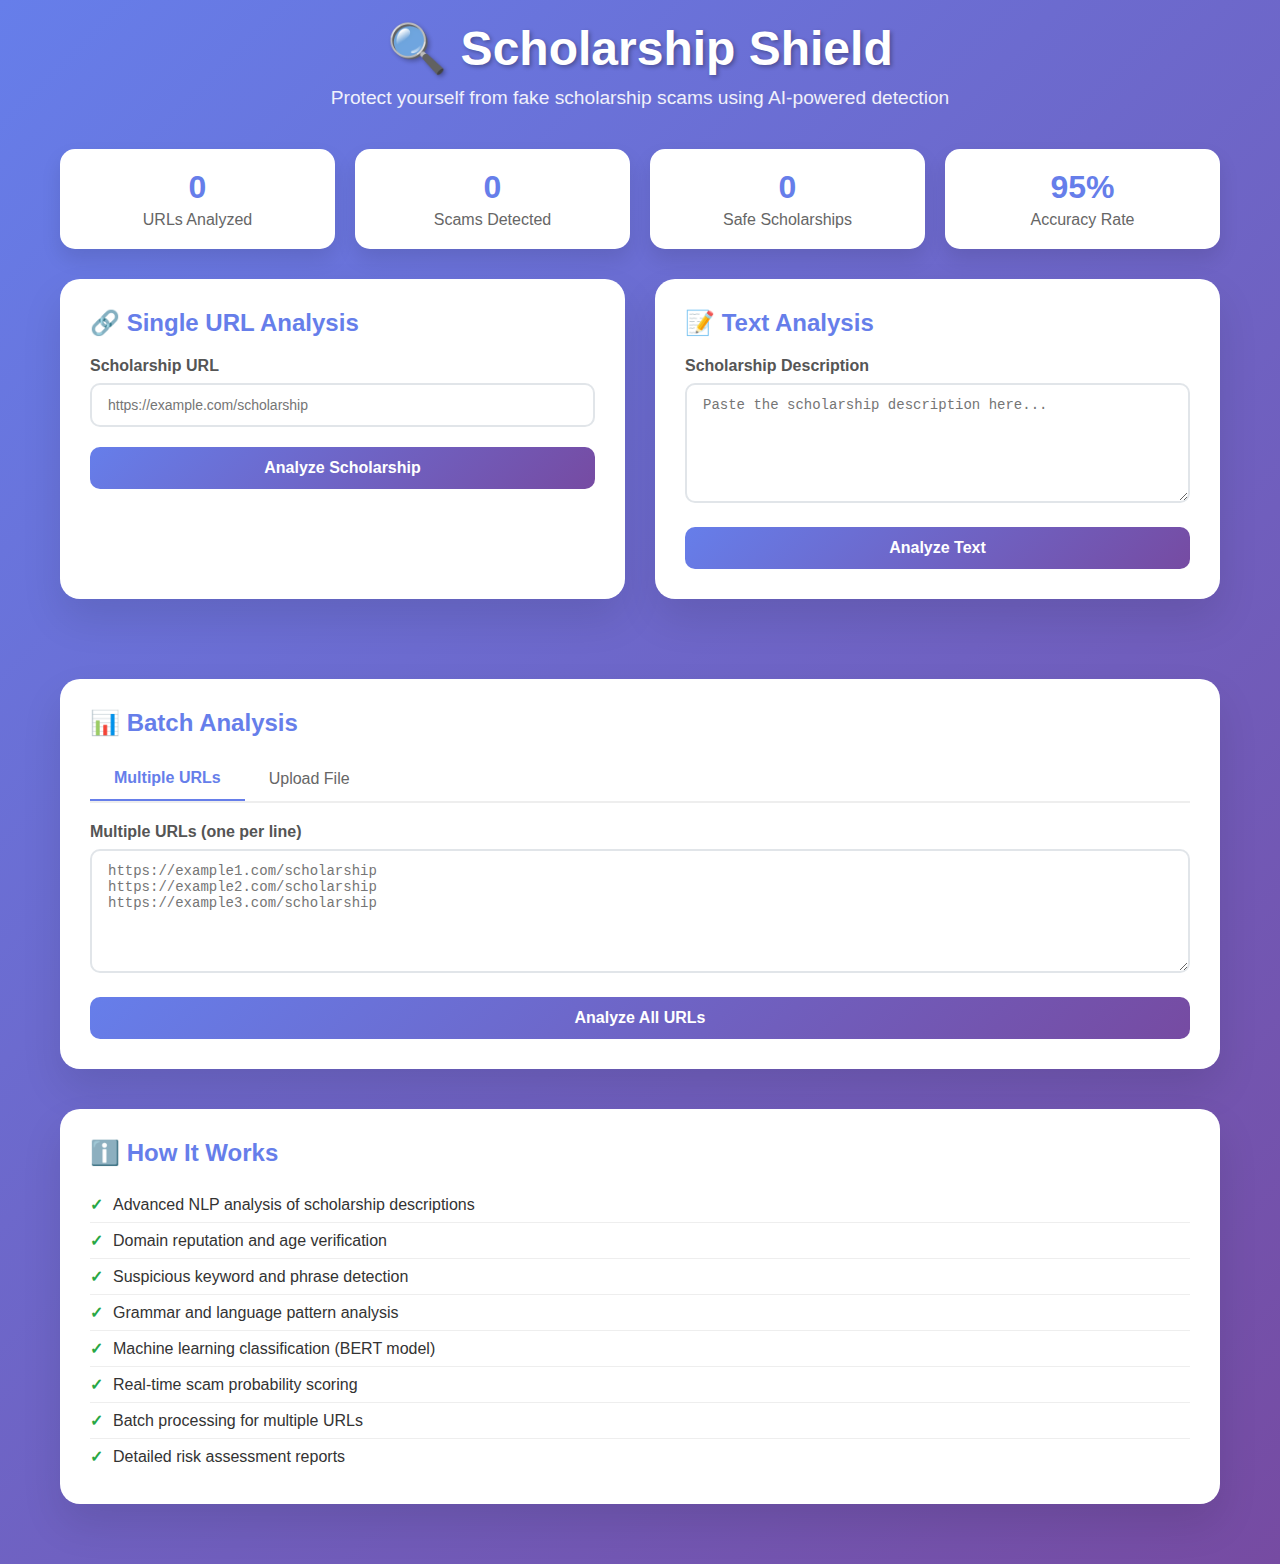
<file: index.html>
<!DOCTYPE html>
<html lang="en">
<head>
    <meta charset="UTF-8">
    <meta name="viewport" content="width=device-width, initial-scale=1.0">
    <title>Fake Scholarship Detection System</title>
    <link rel="stylesheet" href="styles.css" />
    
</head>
<body>
    <div class="container">
        <header class="header">
            <h1>🔍 Scholarship Shield</h1>
            <p>Protect yourself from fake scholarship scams using AI-powered detection</p>
        </header>

        <div class="stats-grid">
            <div class="stat-card">
                <div class="stat-number" id="totalChecked">0</div>
                <div class="stat-label">URLs Analyzed</div>
            </div>
            <div class="stat-card">
                <div class="stat-number" id="scamsDetected">0</div>
                <div class="stat-label">Scams Detected</div>
            </div>
            <div class="stat-card">
                <div class="stat-number" id="safeScholarships">0</div>
                <div class="stat-label">Safe Scholarships</div>
            </div>
            <div class="stat-card">
                <div class="stat-number">95%</div>
                <div class="stat-label">Accuracy Rate</div>
            </div>
        </div>

        <div class="alert alert-success" id="successAlert"></div>
        <div class="alert alert-error" id="errorAlert"></div>

        <div class="main-content">
            <div class="card">
                <h2>🔗 Single URL Analysis</h2>
                <form id="singleUrlForm">
                    <div class="input-group">
                        <label for="scholarshipUrl">Scholarship URL</label>
                        <input type="url" id="scholarshipUrl" placeholder="https://example.com/scholarship" required>
                    </div>
                    <button type="submit" class="btn" id="analyzeBtn">
                        Analyze Scholarship
                    </button>
                </form>
            </div>

            <div class="card">
                <h2>📝 Text Analysis</h2>
                <form id="textAnalysisForm">
                    <div class="input-group">
                        <label for="scholarshipText">Scholarship Description</label>
                        <textarea id="scholarshipText" placeholder="Paste the scholarship description here..." required></textarea>
                    </div>
                    <button type="submit" class="btn" id="analyzeTextBtn">
                        Analyze Text
                    </button>
                </form>
            </div>
        </div>

        <div class="card">
            <h2>📊 Batch Analysis</h2>
            <div class="tabs">
                <button class="tab active" onclick="switchTab('urls')">Multiple URLs</button>
                <button class="tab" onclick="switchTab('upload')">Upload File</button>
            </div>
            
            <div class="tab-content active" id="urls-content">
                <form id="batchUrlForm">
                    <div class="input-group">
                        <label for="batchUrls">Multiple URLs (one per line)</label>
                        <textarea id="batchUrls" placeholder="https://example1.com/scholarship&#10;https://example2.com/scholarship&#10;https://example3.com/scholarship" rows="6"></textarea>
                    </div>
                    <button type="submit" class="btn" id="batchAnalyzeBtn">
                        Analyze All URLs
                    </button>
                </form>
            </div>
            
            <div class="tab-content" id="upload-content">
                <div class="input-group">
                    <label for="fileUpload">Upload CSV/TXT file with URLs</label>
                    <input type="file" id="fileUpload" accept=".csv,.txt">
                </div>
                <button type="button" class="btn" id="uploadAnalyzeBtn">
                    Analyze Uploaded File
                </button>
            </div>
        </div>

        <div class="loading" id="loadingIndicator">
            <div class="spinner"></div>
            <p>Analyzing scholarship data...</p>
        </div>

        <div class="results-section" id="resultsSection" style="display: none;">
            <h2>📋 Analysis Results</h2>
            <div id="resultsContainer"></div>
        </div>

        <div class="card">
            <h2>ℹ️ How It Works</h2>
            <ul class="feature-list">
                <li>Advanced NLP analysis of scholarship descriptions</li>
                <li>Domain reputation and age verification</li>
                <li>Suspicious keyword and phrase detection</li>
                <li>Grammar and language pattern analysis</li>
                <li>Machine learning classification (BERT model)</li>
                <li>Real-time scam probability scoring</li>
                <li>Batch processing for multiple URLs</li>
                <li>Detailed risk assessment reports</li>
            </ul>
        </div>
    </div>

    <script>
        // Global variables
        let analysisStats = {
            totalChecked: 0,
            scamsDetected: 0,
            safeScholarships: 0
        };

        // Initialize the application
        document.addEventListener('DOMContentLoaded', function() {
            initializeEventListeners();
            loadStoredStats();
        });

        function initializeEventListeners() {
            document.getElementById('singleUrlForm').addEventListener('submit', handleSingleUrlAnalysis);
            document.getElementById('textAnalysisForm').addEventListener('submit', handleTextAnalysis);
            document.getElementById('batchUrlForm').addEventListener('submit', handleBatchAnalysis);
            document.getElementById('uploadAnalyzeBtn').addEventListener('click', handleFileUpload);
        }

        function switchTab(tabName) {
            // Remove active class from all tabs and contents
            document.querySelectorAll('.tab').forEach(tab => tab.classList.remove('active'));
            document.querySelectorAll('.tab-content').forEach(content => content.classList.remove('active'));
            
            // Add active class to selected tab and content
            event.target.classList.add('active');
            document.getElementById(tabName + '-content').classList.add('active');
        }

        async function handleSingleUrlAnalysis(event) {
            event.preventDefault();
            const url = document.getElementById('scholarshipUrl').value;
            const button = document.getElementById('analyzeBtn');
            
            if (!url) {
                showAlert('Please enter a valid URL', 'error');
                return;
            }

            setLoadingState(button, true);
            showLoading(true);

            try {
                const result = await analyzeScholarship(url);
                displayResults([result]);
                updateStats(result);
                showAlert('Analysis completed successfully!', 'success');
            } catch (error) {
                showAlert('Error analyzing scholarship: ' + error.message, 'error');
            } finally {
                setLoadingState(button, false);
                showLoading(false);
            }
        }

        async function handleTextAnalysis(event) {
            event.preventDefault();
            const text = document.getElementById('scholarshipText').value;
            const button = document.getElementById('analyzeTextBtn');
            
            if (!text.trim()) {
                showAlert('Please enter scholarship text to analyze', 'error');
                return;
            }

            setLoadingState(button, true);
            showLoading(true);

            try {
                const result = await analyzeText(text);
                displayResults([result]);
                updateStats(result);
                showAlert('Text analysis completed successfully!', 'success');
            } catch (error) {
                showAlert('Error analyzing text: ' + error.message, 'error');
            } finally {
                setLoadingState(button, false);
                showLoading(false);
            }
        }

        async function handleBatchAnalysis(event) {
            event.preventDefault();
            const urlsText = document.getElementById('batchUrls').value;
            const button = document.getElementById('batchAnalyzeBtn');
            
            if (!urlsText.trim()) {
                showAlert('Please enter URLs to analyze', 'error');
                return;
            }

            const urls = urlsText.split('\n').filter(url => url.trim());
            if (urls.length === 0) {
                showAlert('No valid URLs found', 'error');
                return;
            }

            setLoadingState(button, true);
            showLoading(true);

            try {
                const results = await Promise.all(urls.map(url => analyzeScholarship(url.trim())));
                displayResults(results);
                results.forEach(result => updateStats(result));
                showAlert(`Batch analysis completed! Analyzed ${results.length} URLs.`, 'success');
            } catch (error) {
                showAlert('Error in batch analysis: ' + error.message, 'error');
            } finally {
                setLoadingState(button, false);
                showLoading(false);
            }
        }

        async function handleFileUpload() {
            const fileInput = document.getElementById('fileUpload');
            const file = fileInput.files[0];
            
            if (!file) {
                showAlert('Please select a file to upload', 'error');
                return;
            }

            const button = document.getElementById('uploadAnalyzeBtn');
            setLoadingState(button, true);
            showLoading(true);

            try {
                const text = await readFile(file);
                const urls = text.split('\n').filter(url => url.trim());
                
                if (urls.length === 0) {
                    showAlert('No valid URLs found in file', 'error');
                    return;
                }

                const results = await Promise.all(urls.map(url => analyzeScholarship(url.trim())));
                displayResults(results);
                results.forEach(result => updateStats(result));
                showAlert(`File analysis completed! Analyzed ${results.length} URLs.`, 'success');
            } catch (error) {
                showAlert('Error processing file: ' + error.message, 'error');
            } finally {
                setLoadingState(button, false);
                showLoading(false);
            }
        }

        // Simulated API calls (replace with actual backend calls)
        async function analyzeScholarship(url) {
            // Simulate API delay
            await new Promise(resolve => setTimeout(resolve, 1000 + Math.random() * 2000));
            
            // Simulate analysis result
            const probability = Math.random();
            const isScam = probability > 0.7;
            
            return {
                url: url,
                scamProbability: probability,
                isScam: isScam,
                riskLevel: probability > 0.8 ? 'high' : probability > 0.5 ? 'medium' : 'low',
                details: {
                    suspiciousKeywords: isScam ? ['urgent', 'guaranteed', 'no application fee required', 'act now'] : [],
                    domainAge: Math.floor(Math.random() * 5) + 1 + ' years',
                    grammarScore: Math.floor(Math.random() * 100),
                    legitimacyIndicators: isScam ? 2 : 8
                },
                timestamp: new Date().toISOString()
            };
        }

        async function analyzeText(text) {
            // Simulate API delay
            await new Promise(resolve => setTimeout(resolve, 1500));
            
            // Simulate text analysis
            const probability = Math.random();
            const isScam = probability > 0.6;
            
            return {
                url: 'Text Analysis',
                text: text.substring(0, 100) + '...',
                scamProbability: probability,
                isScam: isScam,
                riskLevel: probability > 0.8 ? 'high' : probability > 0.5 ? 'medium' : 'low',
                details: {
                    suspiciousKeywords: isScam ? ['free money', 'no strings attached', 'limited time'] : [],
                    sentimentScore: Math.random() * 2 - 1,
                    grammarScore: Math.floor(Math.random() * 100),
                    readabilityScore: Math.floor(Math.random() * 100)
                },
                timestamp: new Date().toISOString()
            };
        }

        function displayResults(results) {
            const container = document.getElementById('resultsContainer');
            const section = document.getElementById('resultsSection');
            
            container.innerHTML = '';
            
            results.forEach(result => {
                const resultElement = createResultElement(result);
                container.appendChild(resultElement);
            });
            
            section.style.display = 'block';
            section.scrollIntoView({ behavior: 'smooth' });
        }

        function createResultElement(result) {
            const div = document.createElement('div');
            div.className = 'result-item';
            
            const riskClass = result.riskLevel === 'high' ? 'danger' : 
                            result.riskLevel === 'medium' ? 'warning' : 'safe';
            
            const percentage = Math.round(result.scamProbability * 100);
            
            div.innerHTML = `
                <div class="result-header">
                    <div class="result-url">${result.url}</div>
                    <div class="probability-badge ${riskClass}">
                        ${percentage}% Risk
                    </div>
                </div>
                <div class="progress-bar">
                    <div class="progress-fill" style="width: ${percentage}%; background: ${
                        result.riskLevel === 'high' ? '#dc3545' : 
                        result.riskLevel === 'medium' ? '#ffc107' : '#28a745'
                    }"></div>
                </div>
                <div class="result-details">
                    <strong>Risk Level:</strong> ${result.riskLevel.toUpperCase()}<br>
                    <strong>Suspicious Keywords:</strong> ${result.details.suspiciousKeywords.join(', ') || 'None detected'}<br>
                    ${result.details.domainAge ? `<strong>Domain Age:</strong> ${result.details.domainAge}<br>` : ''}
                    <strong>Grammar Score:</strong> ${result.details.grammarScore}/100<br>
                    <strong>Analysis Time:</strong> ${new Date(result.timestamp).toLocaleString()}
                </div>
            `;
            
            return div;
        }

        function updateStats(result) {
            analysisStats.totalChecked++;
            if (result.isScam) {
                analysisStats.scamsDetected++;
            } else {
                analysisStats.safeScholarships++;
            }
            
            updateStatsDisplay();
            saveStats();
        }

        function updateStatsDisplay() {
            document.getElementById('totalChecked').textContent = analysisStats.totalChecked;
            document.getElementById('scamsDetected').textContent = analysisStats.scamsDetected;
            document.getElementById('safeScholarships').textContent = analysisStats.safeScholarships;
        }

        function saveStats() {
            // In a real implementation, you'd save to backend
            // For demo, we'll use memory only
        }

        function loadStoredStats() {
            // In a real implementation, you'd load from backend
            updateStatsDisplay();
        }

        function showAlert(message, type) {
            const alertId = type === 'success' ? 'successAlert' : 'errorAlert';
            const alert = document.getElementById(alertId);
            alert.textContent = message;
            alert.style.display = 'block';
            
            setTimeout(() => {
                alert.style.display = 'none';
            }, 5000);
        }

        function setLoadingState(button, isLoading) {
            if (isLoading) {
                button.disabled = true;
                button.textContent = 'Analyzing...';
            } else {
                button.disabled = false;
                button.textContent = button.id.includes('batch') ? 'Analyze All URLs' : 
                                   button.id.includes('text') ? 'Analyze Text' : 'Analyze Scholarship';
            }
        }

        function showLoading(show) {
            const loading = document.getElementById('loadingIndicator');
            loading.style.display = show ? 'block' : 'none';
        }

        function readFile(file) {
            return new Promise((resolve, reject) => {
                const reader = new FileReader();
                reader.onload = e => resolve(e.target.result);
                reader.onerror = e => reject(new Error('Failed to read file'));
                reader.readAsText(file);
            });
        }
    </script>
</body>
</html>
</file>
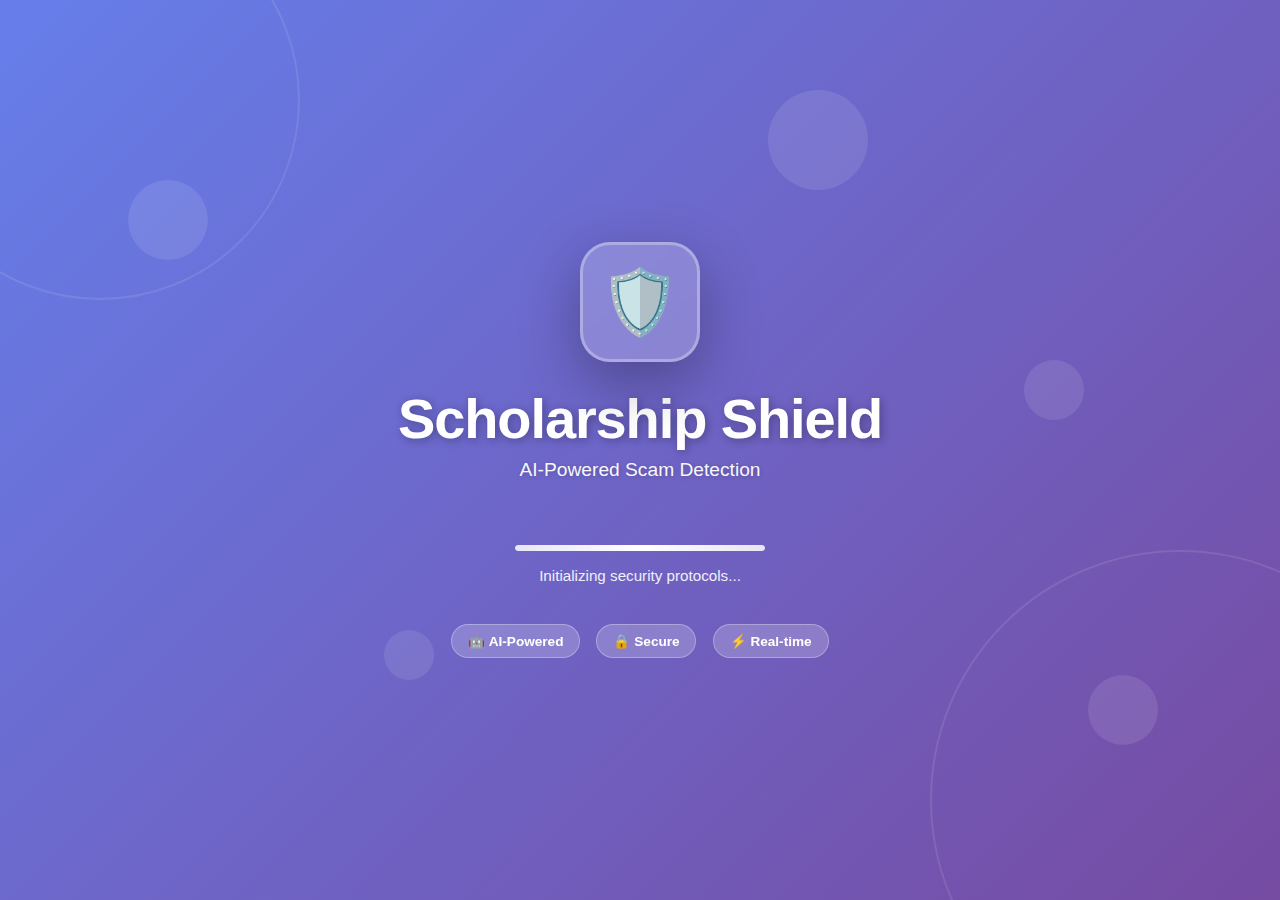
<file: template/splash.html>
<!DOCTYPE html>
<html lang="en">
<head>
<meta charset="UTF-8">
<meta name="viewport" content="width=device-width, initial-scale=1.0">
<title>Scholarship Shield - Loading</title>
<style>
* {
    margin: 0;
    padding: 0;
    box-sizing: border-box;
}

body {
    font-family: 'Inter', -apple-system, BlinkMacSystemFont, 'Segoe UI', Roboto, sans-serif;
    overflow: hidden;
}

.splash-container {
    position: fixed;
    top: 0;
    left: 0;
    width: 100%;
    height: 100vh;
    background: linear-gradient(135deg, #667eea 0%, #764ba2 100%);
    display: flex;
    flex-direction: column;
    align-items: center;
    justify-content: center;
    z-index: 9999;
    animation: fadeOut 0.8s ease 3.5s forwards;
}

@keyframes fadeOut {
    to {
        opacity: 0;
        visibility: hidden;
    }
}

/* Animated background particles */
.particles {
    position: absolute;
    width: 100%;
    height: 100%;
    overflow: hidden;
}

.particle {
    position: absolute;
    background: rgba(255, 255, 255, 0.1);
    border-radius: 50%;
    animation: float 6s infinite ease-in-out;
}

.particle:nth-child(1) {
    width: 80px;
    height: 80px;
    left: 10%;
    top: 20%;
    animation-delay: 0s;
    animation-duration: 8s;
}

.particle:nth-child(2) {
    width: 60px;
    height: 60px;
    left: 80%;
    top: 40%;
    animation-delay: 2s;
    animation-duration: 6s;
}

.particle:nth-child(3) {
    width: 100px;
    height: 100px;
    left: 60%;
    top: 10%;
    animation-delay: 1s;
    animation-duration: 10s;
}

.particle:nth-child(4) {
    width: 50px;
    height: 50px;
    left: 30%;
    top: 70%;
    animation-delay: 3s;
    animation-duration: 7s;
}

.particle:nth-child(5) {
    width: 70px;
    height: 70px;
    left: 85%;
    top: 75%;
    animation-delay: 1.5s;
    animation-duration: 9s;
}

@keyframes float {
    0%, 100% {
        transform: translate(0, 0) scale(1);
        opacity: 0.3;
    }
    50% {
        transform: translate(30px, -30px) scale(1.1);
        opacity: 0.6;
    }
}

/* Logo container */
.logo-container {
    position: relative;
    z-index: 2;
    animation: scaleIn 0.6s ease-out;
}

@keyframes scaleIn {
    from {
        transform: scale(0.5);
        opacity: 0;
    }
    to {
        transform: scale(1);
        opacity: 1;
    }
}

.shield-icon {
    width: 120px;
    height: 120px;
    margin: 0 auto 1.5rem;
    background: rgba(255, 255, 255, 0.2);
    backdrop-filter: blur(10px);
    border-radius: 30px;
    display: flex;
    align-items: center;
    justify-content: center;
    font-size: 4rem;
    box-shadow: 0 20px 60px rgba(0, 0, 0, 0.3);
    animation: pulse 2s ease-in-out infinite;
    border: 3px solid rgba(255, 255, 255, 0.3);
}

@keyframes pulse {
    0%, 100% {
        transform: scale(1);
        box-shadow: 0 20px 60px rgba(0, 0, 0, 0.3);
    }
    50% {
        transform: scale(1.05);
        box-shadow: 0 25px 80px rgba(0, 0, 0, 0.4);
    }
}

.app-title {
    text-align: center;
    color: white;
    margin-bottom: 2rem;
    animation: slideUp 0.8s ease-out 0.3s backwards;
}

@keyframes slideUp {
    from {
        transform: translateY(20px);
        opacity: 0;
    }
    to {
        transform: translateY(0);
        opacity: 1;
    }
}

.app-title h1 {
    font-size: clamp(2rem, 6vw, 3.5rem);
    font-weight: 800;
    margin-bottom: 0.5rem;
    text-shadow: 2px 2px 10px rgba(0, 0, 0, 0.3);
    letter-spacing: -0.02em;
}

.app-title p {
    font-size: clamp(0.9rem, 2vw, 1.2rem);
    font-weight: 500;
    opacity: 0.95;
    text-shadow: 1px 1px 5px rgba(0, 0, 0, 0.2);
}

/* Loading animation */
.loading-container {
    position: relative;
    margin-top: 2rem;
    animation: slideUp 0.8s ease-out 0.5s backwards;
}

.loading-bar {
    width: 250px;
    height: 6px;
    background: rgba(255, 255, 255, 0.2);
    border-radius: 10px;
    overflow: hidden;
    backdrop-filter: blur(10px);
}

.loading-progress {
    height: 100%;
    background: linear-gradient(90deg, 
        rgba(255, 255, 255, 0.8) 0%,
        rgba(255, 255, 255, 1) 50%,
        rgba(255, 255, 255, 0.8) 100%
    );
    border-radius: 10px;
    animation: loading 2s ease-in-out forwards;
    box-shadow: 0 0 15px rgba(255, 255, 255, 0.6);
}

@keyframes loading {
    0% {
        width: 0%;
    }
    100% {
        width: 100%;
    }
}

.loading-text {
    color: white;
    text-align: center;
    margin-top: 1rem;
    font-size: 0.95rem;
    font-weight: 500;
    opacity: 0.9;
    animation: blink 1.5s ease-in-out infinite;
}

@keyframes blink {
    0%, 100% {
        opacity: 0.9;
    }
    50% {
        opacity: 0.5;
    }
}

/* Feature tags */
.feature-tags {
    display: flex;
    gap: 1rem;
    margin-top: 2.5rem;
    flex-wrap: wrap;
    justify-content: center;
    animation: slideUp 0.8s ease-out 0.7s backwards;
}

.feature-tag {
    background: rgba(255, 255, 255, 0.2);
    backdrop-filter: blur(10px);
    padding: 0.5rem 1rem;
    border-radius: 20px;
    color: white;
    font-size: 0.85rem;
    font-weight: 600;
    border: 1px solid rgba(255, 255, 255, 0.3);
    animation: fadeInScale 0.6s ease-out backwards;
}

.feature-tag:nth-child(1) {
    animation-delay: 0.9s;
}

.feature-tag:nth-child(2) {
    animation-delay: 1.1s;
}

.feature-tag:nth-child(3) {
    animation-delay: 1.3s;
}

@keyframes fadeInScale {
    from {
        transform: scale(0.8);
        opacity: 0;
    }
    to {
        transform: scale(1);
        opacity: 1;
    }
}

/* Decorative elements */
.circle-decoration {
    position: absolute;
    border-radius: 50%;
    border: 2px solid rgba(255, 255, 255, 0.1);
}

.circle-1 {
    width: 400px;
    height: 400px;
    top: -100px;
    left: -100px;
    animation: rotate 20s linear infinite;
}

.circle-2 {
    width: 500px;
    height: 500px;
    bottom: -150px;
    right: -150px;
    animation: rotate 25s linear infinite reverse;
}

@keyframes rotate {
    from {
        transform: rotate(0deg);
    }
    to {
        transform: rotate(360deg);
    }
}

/* Responsive adjustments */
@media (max-width: 768px) {
    .shield-icon {
        width: 100px;
        height: 100px;
        font-size: 3rem;
    }

    .loading-bar {
        width: 200px;
    }

    .feature-tags {
        gap: 0.75rem;
        padding: 0 1rem;
    }

    .feature-tag {
        font-size: 0.75rem;
        padding: 0.4rem 0.8rem;
    }
}

@media (max-width: 480px) {
    .shield-icon {
        width: 80px;
        height: 80px;
        font-size: 2.5rem;
    }

    .loading-bar {
        width: 180px;
    }
}
</style>
</head>
<body>
<div class="splash-container">
    <!-- Background particles -->
    <div class="particles">
        <div class="particle"></div>
        <div class="particle"></div>
        <div class="particle"></div>
        <div class="particle"></div>
        <div class="particle"></div>
    </div>

    <!-- Decorative circles -->
    <div class="circle-decoration circle-1"></div>
    <div class="circle-decoration circle-2"></div>

    <!-- Main content -->
    <div class="logo-container">
        <div class="shield-icon">🛡️</div>
    </div>

    <div class="app-title">
        <h1>Scholarship Shield</h1>
        <p>AI-Powered Scam Detection</p>
    </div>

    <div class="loading-container">
        <div class="loading-bar">
            <div class="loading-progress"></div>
        </div>
        <div class="loading-text">Initializing security protocols...</div>
    </div>

    <div class="feature-tags">
        <div class="feature-tag">🤖 AI-Powered</div>
        <div class="feature-tag">🔒 Secure</div>
        <div class="feature-tag">⚡ Real-time</div>
    </div>
</div>

<script>
// Auto-redirect after splash screen
setTimeout(() => {
    // Redirect to main app
    window.location.href = '/app'; // Change to your main page URL
}, 4000); // 4 seconds

// Optional: Skip splash on click/tap
document.querySelector('.splash-container').addEventListener('click', () => {
    document.querySelector('.splash-container').style.animation = 'fadeOut 0.5s ease forwards';
    setTimeout(() => {
        window.location.href = 'index.html';
    }, 500);
});
</script>
</body>
</html>
</file>
<file: styles.css>
* {
    margin: 0;
    padding: 0;
    box-sizing: border-box;
}

body {
    font-family: 'Segoe UI', Tahoma, Geneva, Verdana, sans-serif;
    background: linear-gradient(135deg, #667eea 0%, #764ba2 100%);
    min-height: 100vh;
    color: #333;
}

.container {
    max-width: 1200px;
    margin: 0 auto;
    padding: 20px;
}

.header {
    text-align: center;
    color: white;
    margin-bottom: 40px;
}

.header h1 {
    font-size: 3rem;
    margin-bottom: 10px;
    text-shadow: 2px 2px 4px rgba(0,0,0,0.3);
}

.header p {
    font-size: 1.2rem;
    opacity: 0.9;
}

.main-content {
    display: grid;
    grid-template-columns: 1fr 1fr;
    gap: 30px;
    margin-bottom: 40px;
}

.card {
    background: white;
    border-radius: 20px;
    padding: 30px;
    margin-bottom: 40px;
    box-shadow: 0 20px 40px rgba(0,0,0,0.1);
    transition: transform 0.3s ease, box-shadow 0.3s ease;
}

.card:hover {
    transform: translateY(-5px);
    box-shadow: 0 25px 50px rgba(0,0,0,0.15);
}

.card h2 {
    color: #667eea;
    margin-bottom: 20px;
    font-size: 1.5rem;
}

.input-group {
    margin-bottom: 20px;
}

.input-group label {
    display: block;
    margin-bottom: 8px;
    font-weight: 600;
    color: #555;
}

.input-group input, .input-group textarea {
    width: 100%;
    padding: 12px 16px;
    border: 2px solid #e1e5e9;
    border-radius: 10px;
    font-size: 14px;
    transition: border-color 0.3s ease;
}

.input-group input:focus, .input-group textarea:focus {
    outline: none;
    border-color: #667eea;
}

.input-group textarea {
    resize: vertical;
    min-height: 120px;
}

.btn {
    background: linear-gradient(135deg, #667eea 0%, #764ba2 100%);
    color: white;
    border: none;
    padding: 12px 24px;
    border-radius: 10px;
    font-size: 16px;
    font-weight: 600;
    cursor: pointer;
    transition: all 0.3s ease;
    width: 100%;
}

.btn:hover {
    transform: translateY(-2px);
    box-shadow: 0 10px 20px rgba(102, 126, 234, 0.3);
}

.btn:disabled {
    opacity: 0.6;
    cursor: not-allowed;
    transform: none;
    box-shadow: none;
}

.results-section {
    background: white;
    border-radius: 20px;
    padding: 30px;
    box-shadow: 0 20px 40px rgba(0,0,0,0.1);
    margin-bottom: 30px;
}

.results-section h2 {
    color: #667eea;
    margin-bottom: 20px;
}

.result-item {
    background: #f8f9ff;
    border-radius: 15px;
    padding: 20px;
    margin-bottom: 15px;
    border-left: 5px solid #667eea;
}

.result-header {
    display: flex;
    justify-content: between;
    align-items: center;
    margin-bottom: 10px;
}

.result-url {
    font-weight: 600;
    color: #333;
    word-break: break-all;
}

.probability-badge {
    padding: 6px 12px;
    border-radius: 20px;
    font-weight: 600;
    font-size: 14px;
    margin-left: auto;
}

.safe {
    background: #d4edda;
    color: #155724;
}

.warning {
    background: #fff3cd;
    color: #856404;
}

.danger {
    background: #f8d7da;
    color: #721c24;
}

.result-details {
    margin-top: 10px;
    font-size: 14px;
    color: #666;
}

.progress-bar {
    width: 100%;
    height: 8px;
    background: #e1e5e9;
    border-radius: 4px;
    overflow: hidden;
    margin: 10px 0;
}

.progress-fill {
    height: 100%;
    transition: width 0.3s ease;
}

.loading {
    display: none;
    text-align: center;
    padding: 20px;
}

.spinner {
    border: 4px solid #f3f3f3;
    border-top: 4px solid #667eea;
    border-radius: 50%;
    width: 40px;
    height: 40px;
    animation: spin 2s linear infinite;
    margin: 0 auto 10px;
}

@keyframes spin {
    0% { transform: rotate(0deg); }
    100% { transform: rotate(360deg); }
}

.stats-grid {
    display: grid;
    grid-template-columns: repeat(auto-fit, minmax(200px, 1fr));
    gap: 20px;
    margin-bottom: 30px;
}

.stat-card {
    background: white;
    border-radius: 15px;
    padding: 20px;
    text-align: center;
    box-shadow: 0 10px 20px rgba(0,0,0,0.1);
}

.stat-number {
    font-size: 2rem;
    font-weight: bold;
    color: #667eea;
}

.stat-label {
    color: #666;
    margin-top: 5px;
}

.alert {
    padding: 15px;
    border-radius: 10px;
    margin-bottom: 20px;
    display: none;
}

.alert-success {
    background: #d4edda;
    color: #155724;
    border: 1px solid #c3e6cb;
}

.alert-error {
    background: #f8d7da;
    color: #721c24;
    border: 1px solid #f5c6cb;
}

@media (max-width: 768px) {
    .main-content {
        grid-template-columns: 1fr;
        gap: 20px;
    }
    
    .header h1 {
        font-size: 2rem;
    }
    
    .container {
        padding: 15px;
    }
}

.feature-list {
    list-style: none;
    padding: 0;
}

.feature-list li {
    padding: 8px 0;
    border-bottom: 1px solid #eee;
}

.feature-list li:last-child {
    border-bottom: none;
}

.feature-list li::before {
    content: "✓";
    color: #28a745;
    font-weight: bold;
    margin-right: 10px;
}

.tabs {
    display: flex;
    margin-bottom: 20px;
    border-bottom: 2px solid #eee;
}

.tab {
    padding: 12px 24px;
    cursor: pointer;
    border: none;
    background: none;
    font-size: 16px;
    color: #666;
    transition: all 0.3s ease;
}

.tab.active {
    color: #667eea;
    border-bottom: 2px solid #667eea;
    font-weight: 600;
}

.tab-content {
    display: none;
}

.tab-content.active {
    display: block;
}
</file>
